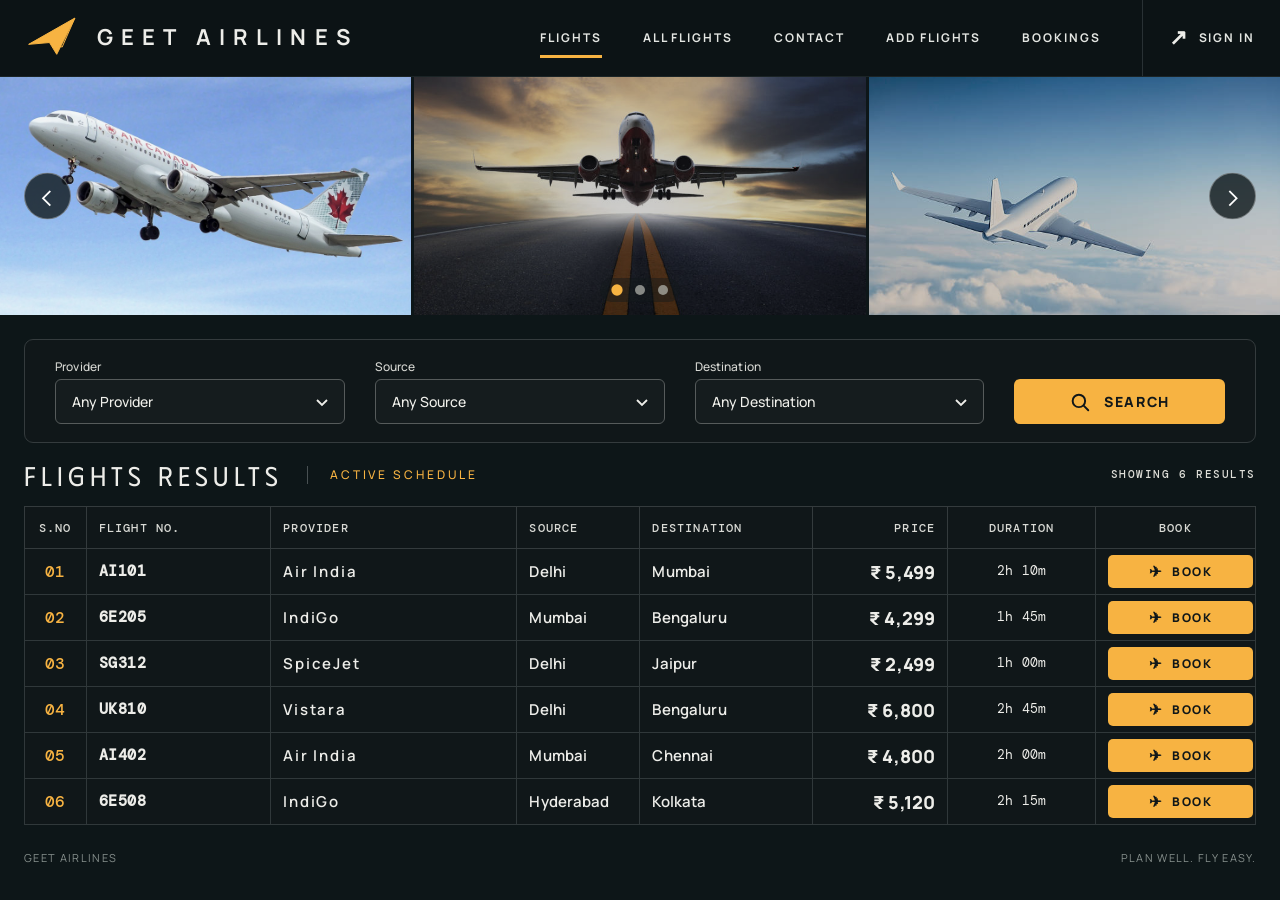
<file: index.html>
<!DOCTYPE html>
<html lang="en">
<head>
    <meta charset="UTF-8">
    <meta name="viewport" content="width=device-width, initial-scale=1">
    <meta name="theme-color" content="#0d1618">
    <title>Flight search | Geet Airlines</title>
    <meta name="description" content="Search flights and reserve your next journey with Geet Airlines.">
    <link rel="stylesheet" href="css/geet.css">
</head>
<body class="departure-page">
<div class="departure-shell">
    <header class="topbar">
        <a class="brand" href="index.html" aria-label="Geet Airlines home">
            <svg class="brand-mark" viewBox="0 0 64 48" aria-hidden="true"><path d="M4 31 55 2 35 42 27 29 4 31Z"/><path d="m27 29 14 5 14-32"/></svg>
            <span>GEET AIRLINES</span>
        </a>
        <nav class="main-nav" aria-label="Main navigation">
            <a class="active" href="index.html">Flights</a>
            <a href="viewflights.html">All flights</a>
            <a href="contact.html">Contact</a>
            <a href="addflights.html">Add flights</a>
            <a href="viewbookings.html">Bookings</a>
            <a class="logout-link" href="login.html"><span aria-hidden="true">↗</span> Sign In</a>
        </nav>
    </header>

    <main>
        <section class="panorama" aria-label="Geet Airlines photo slideshow">
            <div class="photo-track" id="photoTrack">
                <figure class="photo-panel is-active"><img src="images/home_1.jpg" alt="Air Canada aircraft climbing into a blue sky"><figcaption>Across the skies</figcaption></figure>
                <figure class="photo-panel"><img src="images/home_2.jpg" alt="Passenger aircraft lifting off at sunset"><figcaption>Every journey begins</figcaption></figure>
                <figure class="photo-panel"><img src="images/image-3.jpg" alt="Passenger aircraft cruising above the clouds"><figcaption>Find your horizon</figcaption></figure>
            </div>
            <button class="slide-arrow slide-prev" type="button" aria-label="Highlight previous photo">‹</button>
            <button class="slide-arrow slide-next" type="button" aria-label="Highlight next photo">›</button>
            <div class="slide-dots" role="group" aria-label="Choose highlighted photo">
                <button class="is-active" type="button" aria-label="Highlight photo 1" aria-pressed="true"></button>
                <button type="button" aria-label="Highlight photo 2" aria-pressed="false"></button>
                <button type="button" aria-label="Highlight photo 3" aria-pressed="false"></button>
            </div>
        </section>

        <section class="search-board" aria-label="Search flights">
            <form id="searchForm" class="search-form">
                <label class="field"><span>Provider</span>
                    <select id="fprovider" name="fprovider">
                        <option value="">Any Provider</option>
                        <option value="Air India">Air India</option>
                        <option value="IndiGo">IndiGo</option>
                        <option value="SpiceJet">SpiceJet</option>
                        <option value="Vistara">Vistara</option>
                    </select>
                </label>
                <label class="field"><span>Source</span>
                    <select id="fsource" name="fsource">
                        <option value="">Any Source</option>
                        <option value="Delhi">Delhi</option>
                        <option value="Mumbai">Mumbai</option>
                        <option value="Bengaluru">Bengaluru</option>
                        <option value="Chennai">Chennai</option>
                        <option value="Kolkata">Kolkata</option>
                        <option value="Hyderabad">Hyderabad</option>
                        <option value="Pune">Pune</option>
                        <option value="Jaipur">Jaipur</option>
                    </select>
                </label>
                <label class="field"><span>Destination</span>
                    <select id="fdestination" name="fdestination">
                        <option value="">Any Destination</option>
                        <option value="Delhi">Delhi</option>
                        <option value="Mumbai">Mumbai</option>
                        <option value="Bengaluru">Bengaluru</option>
                        <option value="Chennai">Chennai</option>
                        <option value="Kolkata">Kolkata</option>
                        <option value="Hyderabad">Hyderabad</option>
                        <option value="Pune">Pune</option>
                        <option value="Jaipur">Jaipur</option>
                    </select>
                </label>
                <button class="search-button" type="submit">
                    <svg viewBox="0 0 24 24" aria-hidden="true"><circle cx="10.8" cy="10.8" r="6.8"/><path d="m16 16 5 5"/></svg>
                    Search
                </button>
            </form>
        </section>

        <section class="results-section" aria-labelledby="resultsHeading">
            <div class="results-heading">
                <h1 id="resultsHeading">Flights Results</h1>
                <span class="sample-label">Active Schedule</span>
                <span class="results-count">Showing <strong id="flightCount">0</strong> results</span>
            </div>
            <div class="table-scroll">
                <table class="flight-board">
                    <thead>
                        <tr>
                            <th scope="col">S.No</th>
                            <th scope="col">Flight No.</th>
                            <th scope="col">Provider</th>
                            <th scope="col">Source</th>
                            <th scope="col">Destination</th>
                            <th scope="col">Price</th>
                            <th scope="col">Duration</th>
                            <th scope="col">Book</th>
                        </tr>
                    </thead>
                    <tbody id="flightsTableBody">
                    </tbody>
                </table>
            </div>
        </section>
    </main>
    <footer class="site-footer"><span>Geet Airlines</span><span>Plan well. Fly easy.</span></footer>
</div>

<script>
const DEFAULT_FLIGHTS = [
    { id: 1, flightnumber: "AI101", provider: "Air India", source: "Delhi", destination: "Mumbai", duration: "2h 10m", price: 5499 },
    { id: 2, flightnumber: "6E205", provider: "IndiGo", source: "Mumbai", destination: "Bengaluru", duration: "1h 45m", price: 4299 },
    { id: 3, flightnumber: "SG312", provider: "SpiceJet", source: "Delhi", destination: "Jaipur", duration: "1h 00m", price: 2499 },
    { id: 4, flightnumber: "UK810", provider: "Vistara", source: "Delhi", destination: "Bengaluru", duration: "2h 45m", price: 6800 },
    { id: 5, flightnumber: "AI402", provider: "Air India", source: "Mumbai", destination: "Chennai", duration: "2h 00m", price: 4800 },
    { id: 6, flightnumber: "6E508", provider: "IndiGo", source: "Hyderabad", destination: "Kolkata", duration: "2h 15m", price: 5120 }
];

function getFlights() {
    const saved = localStorage.getItem("geet_flights");
    if (!saved) {
        localStorage.setItem("geet_flights", JSON.stringify(DEFAULT_FLIGHTS));
        return DEFAULT_FLIGHTS;
    }
    return JSON.parse(saved);
}

function renderFlights(flights) {
    const tbody = document.getElementById("flightsTableBody");
    const countEl = document.getElementById("flightCount");
    countEl.textContent = flights.length;
    
    if (flights.length === 0) {
        tbody.innerHTML = '<tr><td class="empty-state" colspan="8">No flights match your search criteria. Try different locations.</td></tr>';
        return;
    }
    
    tbody.innerHTML = flights.map((f, i) => `
        <tr>
            <td class="serial">${String(i + 1).padStart(2, '0')}</td>
            <td class="flight-number">${f.flightnumber}</td>
            <td class="provider-cell">${f.provider}</td>
            <td>${f.source}</td>
            <td>${f.destination}</td>
            <td class="price"><span class="rupee">₹</span> ${Number(f.price).toLocaleString('en-IN')}</td>
            <td class="duration">${f.duration}</td>
            <td><a class="book-button" href="book.html?id=${f.id}"><span aria-hidden="true">✈</span> Book</a></td>
        </tr>
    `).join("");
}

document.getElementById("searchForm").addEventListener("submit", function(e) {
    e.preventDefault();
    const provider = document.getElementById("fprovider").value;
    const source = document.getElementById("fsource").value;
    const dest = document.getElementById("fdestination").value;
    
    const all = getFlights();
    const filtered = all.filter(f => {
        if (provider && f.provider !== provider) return false;
        if (source && f.source !== source) return false;
        if (dest && f.destination !== dest) return false;
        return true;
    });
    renderFlights(filtered);
});

// Slideshow
(function () {
    var panels = Array.prototype.slice.call(document.querySelectorAll('.photo-panel'));
    var dots = Array.prototype.slice.call(document.querySelectorAll('.slide-dots button'));
    var active = 0;
    function selectPhoto(index) {
        active = (index + panels.length) % panels.length;
        panels.forEach(function (panel, i) { panel.classList.toggle('is-active', i === active); });
        dots.forEach(function (dot, i) { dot.classList.toggle('is-active', i === active); dot.setAttribute('aria-pressed', i === active ? 'true' : 'false'); });
    }
    document.querySelector('.slide-prev').addEventListener('click', function () { selectPhoto(active - 1); });
    document.querySelector('.slide-next').addEventListener('click', function () { selectPhoto(active + 1); });
    dots.forEach(function (dot, i) { dot.addEventListener('click', function () { selectPhoto(i); }); });
    window.setInterval(function () { selectPhoto(active + 1); }, 6500);
}());

renderFlights(getFlights());
</script>
</body>
</html>
</file>
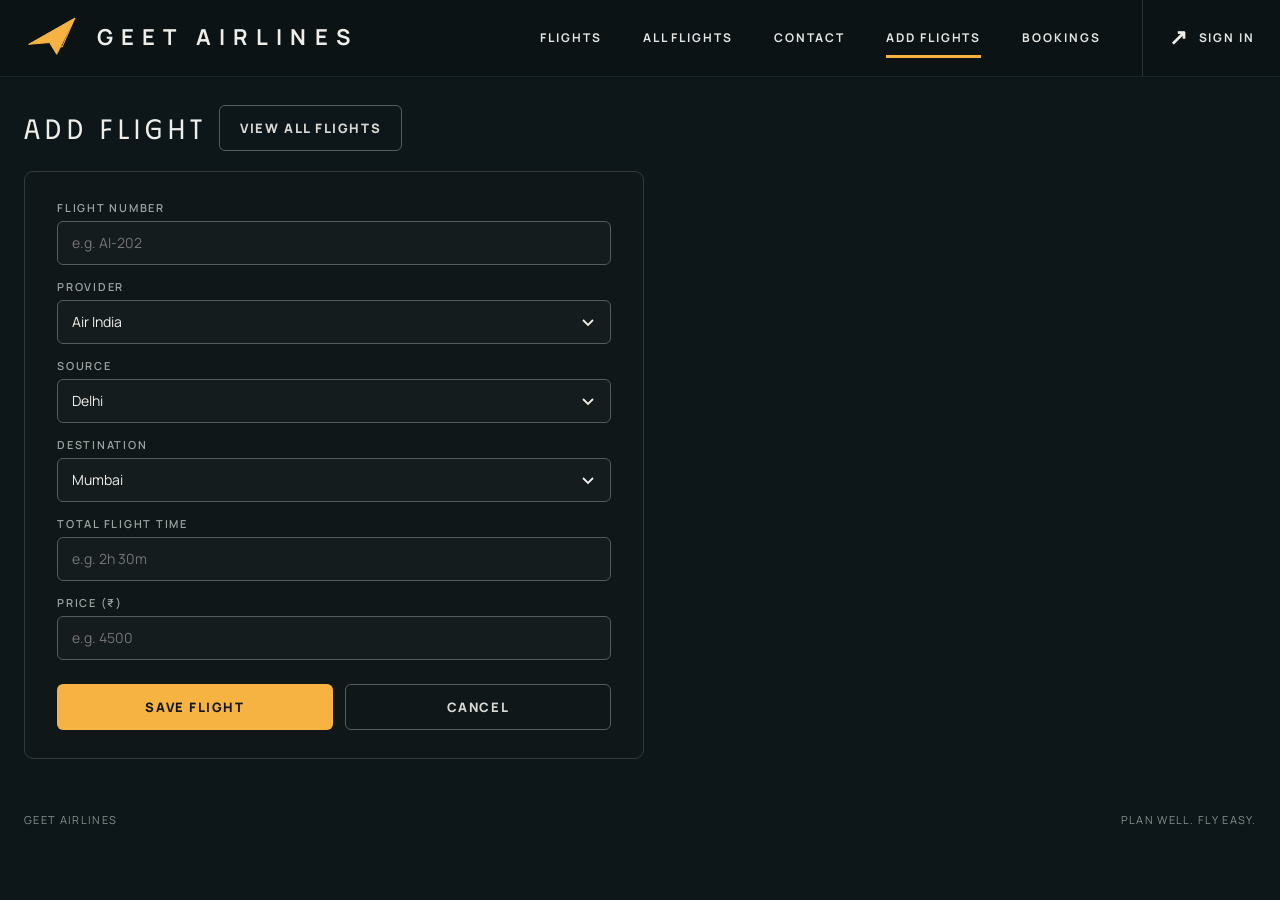
<file: addflights.html>
<!DOCTYPE html>
<html lang="en">
<head>
  <meta charset="UTF-8">
  <meta name="viewport" content="width=device-width, initial-scale=1">
  <meta name="theme-color" content="#0d1618">
  <title>Add Flight | Geet Airlines</title>
  <link rel="stylesheet" href="css/geet.css">
</head>
<body class="departure-page">
<div class="departure-shell">
  <header class="topbar">
    <a class="brand" href="index.html" aria-label="Geet Airlines home">
      <svg class="brand-mark" viewBox="0 0 64 48" aria-hidden="true"><path d="M4 31 55 2 35 42 27 29 4 31Z"/><path d="m27 29 14 5 14-32"/></svg>
      <span>GEET AIRLINES</span>
    </a>
    <nav class="main-nav" aria-label="Main navigation">
      <a href="index.html">Flights</a>
      <a href="viewflights.html">All flights</a>
      <a href="contact.html">Contact</a>
      <a class="active" href="addflights.html">Add flights</a>
      <a href="viewbookings.html">Bookings</a>
      <a class="logout-link" href="login.html"><span aria-hidden="true">↗</span> Sign In</a>
    </nav>
  </header>
  <main class="inner-main">
    <div class="page-actions">
      <h1 class="page-title" style="margin:0">Add Flight</h1>
      <a class="geet-btn secondary" href="viewflights.html" style="width:auto;padding:0 20px">View All Flights</a>
    </div>
    <div id="afNotice" class="page-notice success" style="display:none">Flight added successfully!</div>
    <form class="form-card" id="addFlightForm">
      <div class="form-row">
        <div class="form-field">
          <label for="fnumber">Flight number</label>
          <input type="text" id="fnumber" required placeholder="e.g. AI-202">
        </div>
        <div class="form-field">
          <label for="fprovider">Provider</label>
          <select id="fprovider">
            <option value="Air India">Air India</option>
            <option value="IndiGo">IndiGo</option>
            <option value="SpiceJet">SpiceJet</option>
            <option value="Vistara">Vistara</option>
          </select>
        </div>
        <div class="form-field">
          <label for="fsource">Source</label>
          <select id="fsource">
            <option value="Delhi">Delhi</option>
            <option value="Mumbai">Mumbai</option>
            <option value="Bengaluru">Bengaluru</option>
            <option value="Chennai">Chennai</option>
            <option value="Kolkata">Kolkata</option>
            <option value="Hyderabad">Hyderabad</option>
            <option value="Pune">Pune</option>
            <option value="Jaipur">Jaipur</option>
          </select>
        </div>
        <div class="form-field">
          <label for="fdest">Destination</label>
          <select id="fdest">
            <option value="Mumbai">Mumbai</option>
            <option value="Delhi">Delhi</option>
            <option value="Bengaluru">Bengaluru</option>
            <option value="Chennai">Chennai</option>
            <option value="Kolkata">Kolkata</option>
            <option value="Hyderabad">Hyderabad</option>
            <option value="Pune">Pune</option>
            <option value="Jaipur">Jaipur</option>
          </select>
        </div>
        <div class="form-field">
          <label for="fduration">Total flight time</label>
          <input type="text" id="fduration" required placeholder="e.g. 2h 30m">
        </div>
        <div class="form-field">
          <label for="price">Price (₹)</label>
          <input type="number" id="price" required min="0" step="1" placeholder="e.g. 4500">
        </div>
      </div>
      <div class="form-submit-row">
        <button class="geet-btn" type="submit">Save Flight</button>
        <a class="geet-btn secondary" href="viewflights.html">Cancel</a>
      </div>
    </form>
  </main>
  <footer class="site-footer"><span>Geet Airlines</span><span>Plan well. Fly easy.</span></footer>
</div>

<script>
const DEFAULT_FLIGHTS = [
    { id: 1, flightnumber: "AI101", provider: "Air India", source: "Delhi", destination: "Mumbai", duration: "2h 10m", price: 5499 },
    { id: 2, flightnumber: "6E205", provider: "IndiGo", source: "Mumbai", destination: "Bengaluru", duration: "1h 45m", price: 4299 },
    { id: 3, flightnumber: "SG312", provider: "SpiceJet", source: "Delhi", destination: "Jaipur", duration: "1h 00m", price: 2499 },
    { id: 4, flightnumber: "UK810", provider: "Vistara", source: "Delhi", destination: "Bengaluru", duration: "2h 45m", price: 6800 },
    { id: 5, flightnumber: "AI402", provider: "Air India", source: "Mumbai", destination: "Chennai", duration: "2h 00m", price: 4800 },
    { id: 6, flightnumber: "6E508", provider: "IndiGo", source: "Hyderabad", destination: "Kolkata", duration: "2h 15m", price: 5120 }
];

document.getElementById("addFlightForm").addEventListener("submit", function(e) {
  e.preventDefault();
  const saved = localStorage.getItem("geet_flights");
  const flights = saved ? JSON.parse(saved) : DEFAULT_FLIGHTS;
  
  const newFlight = {
    id: Date.now(),
    flightnumber: document.getElementById("fnumber").value,
    provider: document.getElementById("fprovider").value,
    source: document.getElementById("fsource").value,
    destination: document.getElementById("fdest").value,
    duration: document.getElementById("fduration").value,
    price: Number(document.getElementById("price").value)
  };
  
  flights.push(newFlight);
  localStorage.setItem("geet_flights", JSON.stringify(flights));
  
  document.getElementById("afNotice").style.display = "block";
  document.getElementById("addFlightForm").reset();
  setTimeout(() => { window.location.href = "viewflights.html"; }, 1000);
});
</script>
</body>
</html>
</file>
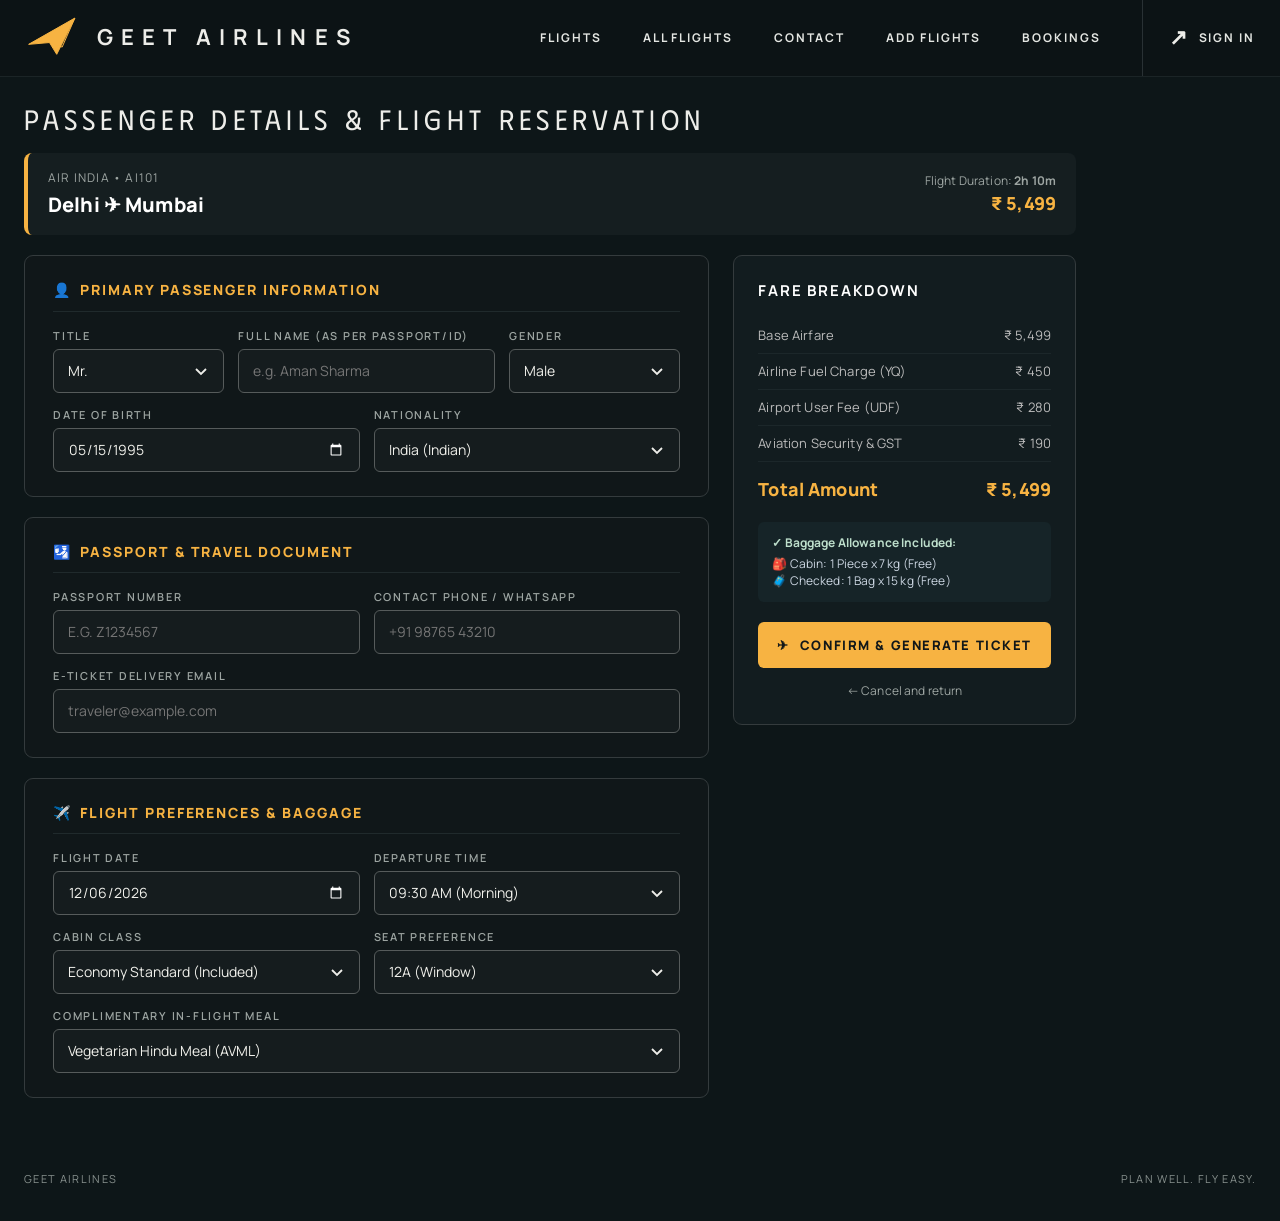
<file: book.html>
<!DOCTYPE html>
<html lang="en">
<head>
  <meta charset="UTF-8">
  <meta name="viewport" content="width=device-width, initial-scale=1">
  <meta name="theme-color" content="#0d1618">
  <title>Passenger Details & Booking | Geet Airlines</title>
  <link rel="stylesheet" href="css/geet.css">
  <style>
    .booking-grid { display: grid; grid-template-columns: 2fr 1fr; gap: 24px; align-items: start; }
    .section-card { border: 1px solid #343b3d; border-radius: 9px; background: #101719; padding: 24px 28px; margin-bottom: 20px; }
    .section-title { font-size: 14px; font-weight: 800; letter-spacing: 0.14em; text-transform: uppercase; color: var(--amber); margin-bottom: 16px; display: flex; align-items: center; gap: 8px; border-bottom: 1px solid #202a2c; padding-bottom: 10px; }
    .form-row-2 { display: grid; grid-template-columns: 1fr 1fr; gap: 14px; }
    .form-row-3 { display: grid; grid-template-columns: 1fr 1.5fr 1fr; gap: 14px; }
    .fare-card { border: 1px solid #343b3d; border-radius: 9px; background: #121c1f; padding: 24px; position: sticky; top: 20px; }
    .fare-row { display: flex; justify-content: space-between; padding: 8px 0; font-size: 13px; color: #bbb; border-bottom: 1px solid #1c272a; }
    .fare-total { display: flex; justify-content: space-between; padding: 14px 0 0; font-size: 18px; font-weight: 800; color: var(--amber); }
    .flight-pill { background: #151e20; border-radius: 8px; padding: 16px 20px; display: flex; justify-content: space-between; align-items: center; margin-bottom: 20px; border-left: 4px solid var(--amber); }
    @media(max-width: 900px) { .booking-grid { grid-template-columns: 1fr; } .form-row-2, .form-row-3 { grid-template-columns: 1fr; } }
  </style>
</head>
<body class="departure-page">
<div class="departure-shell">
  <header class="topbar">
    <a class="brand" href="index.html" aria-label="Geet Airlines home">
      <svg class="brand-mark" viewBox="0 0 64 48" aria-hidden="true"><path d="M4 31 55 2 35 42 27 29 4 31Z"/><path d="m27 29 14 5 14-32"/></svg>
      <span>GEET AIRLINES</span>
    </a>
    <nav class="main-nav" aria-label="Main navigation">
      <a href="index.html">Flights</a>
      <a href="viewflights.html">All flights</a>
      <a href="contact.html">Contact</a>
      <a href="addflights.html">Add flights</a>
      <a href="viewbookings.html">Bookings</a>
      <a class="logout-link" href="login.html"><span aria-hidden="true">↗</span> Sign In</a>
    </nav>
  </header>
  <main class="inner-main" style="max-width:1100px">
    <h1 class="page-title">Passenger Details & Flight Reservation</h1>

    <div class="flight-pill">
      <div>
        <div id="flProviderFlight" style="font-size:12px;color:var(--muted);text-transform:uppercase;letter-spacing:0.1em">Air India • AI101</div>
        <div id="flRoute" style="font-size:20px;font-weight:800;color:#fff;margin-top:4px">Delhi ✈ Mumbai</div>
      </div>
      <div style="text-align:right">
        <div style="font-size:12px;color:var(--muted)">Flight Duration: <strong id="flDuration">2h 10m</strong></div>
        <div id="flPrice" style="font-size:18px;font-weight:800;color:var(--amber)">₹ 5,499</div>
      </div>
    </div>

    <form id="bookingform">
      <div class="booking-grid">
        <div>
          <!-- Section 1: Passenger Information -->
          <div class="section-card">
            <div class="section-title"><span>👤</span> Primary Passenger Information</div>
            <div class="form-row-3" style="margin-bottom:14px">
              <div class="form-field">
                <label for="title">Title</label>
                <select id="title" name="title">
                  <option value="Mr.">Mr.</option>
                  <option value="Ms.">Ms.</option>
                  <option value="Mrs.">Mrs.</option>
                  <option value="Dr.">Dr.</option>
                </select>
              </div>
              <div class="form-field">
                <label for="passenger_name">Full Name (as per Passport/ID)</label>
                <input type="text" id="passenger_name" name="passenger_name" required placeholder="e.g. Aman Sharma">
              </div>
              <div class="form-field">
                <label for="gender">Gender</label>
                <select id="gender" name="gender">
                  <option value="M">Male</option>
                  <option value="F">Female</option>
                  <option value="O">Other</option>
                </select>
              </div>
            </div>

            <div class="form-row-2">
              <div class="form-field">
                <label for="dob">Date of Birth</label>
                <input type="date" id="dob" name="dob" required value="1995-05-15">
              </div>
              <div class="form-field">
                <label for="nationality">Nationality</label>
                <select id="nationality" name="nationality">
                  <option value="Indian">India (Indian)</option>
                  <option value="American">United States (American)</option>
                  <option value="British">United Kingdom (British)</option>
                  <option value="Canadian">Canada (Canadian)</option>
                  <option value="Emirati">United Arab Emirates</option>
                  <option value="Australian">Australia</option>
                  <option value="Singaporean">Singapore</option>
                  <option value="German">Germany</option>
                </select>
              </div>
            </div>
          </div>

          <!-- Section 2: Passport Details -->
          <div class="section-card">
            <div class="section-title"><span>🛂</span> Passport & Travel Document</div>
            <div class="form-row-2">
              <div class="form-field">
                <label for="passport_no">Passport Number</label>
                <input type="text" id="passport_no" name="passport_no" required placeholder="e.g. Z1234567" style="text-transform:uppercase">
              </div>
              <div class="form-field">
                <label for="contact_phone">Contact Phone / WhatsApp</label>
                <input type="text" id="contact_phone" name="contact_phone" required placeholder="+91 98765 43210">
              </div>
            </div>
            <div class="form-field" style="margin-top:14px">
              <label for="contact_email">E-Ticket Delivery Email</label>
              <input type="email" id="contact_email" name="contact_email" required placeholder="traveler@example.com">
            </div>
          </div>

          <!-- Section 3: Seat, Meal & Travel Schedule -->
          <div class="section-card">
            <div class="section-title"><span>✈️</span> Flight Preferences & Baggage</div>
            <div class="form-row-2" style="margin-bottom:14px">
              <div class="form-field">
                <label for="fdate">Flight Date</label>
                <input type="date" id="fdate" name="fdate" required>
              </div>
              <div class="form-field">
                <label for="ftime">Departure Time</label>
                <select id="ftime" name="ftime">
                  <option value="06:00">06:00 AM (Early Morning)</option>
                  <option value="09:30" selected>09:30 AM (Morning)</option>
                  <option value="14:15">02:15 PM (Afternoon)</option>
                  <option value="18:45">06:45 PM (Evening)</option>
                  <option value="21:30">09:30 PM (Night)</option>
                </select>
              </div>
            </div>

            <div class="form-row-2" style="margin-bottom:14px">
              <div class="form-field">
                <label for="cabin_class">Cabin Class</label>
                <select id="cabin_class" name="cabin_class">
                  <option value="Economy Standard">Economy Standard (Included)</option>
                  <option value="Premium Economy">Premium Economy (+ ₹1,200)</option>
                  <option value="Business Class">Business Class (+ ₹3,500)</option>
                </select>
              </div>
              <div class="form-field">
                <label for="seat">Seat Preference</label>
                <select id="seat" name="seat">
                  <option value="12A">12A (Window)</option>
                  <option value="12B">12B (Middle)</option>
                  <option value="12C">12C (Aisle)</option>
                  <option value="14A">14A (Window - Front)</option>
                  <option value="14C">14C (Aisle - Front)</option>
                  <option value="16F">16F (Window)</option>
                  <option value="21D">21D (Aisle)</option>
                </select>
              </div>
            </div>

            <div class="form-field">
              <label for="meal">Complimentary In-Flight Meal</label>
              <select id="meal" name="meal">
                <option value="Vegetarian Hindu Meal (AVML)">Vegetarian Hindu Meal (AVML)</option>
                <option value="Non-Vegetarian Meal">Non-Vegetarian Meal</option>
                <option value="Jain Vegetarian Meal">Jain Vegetarian Meal</option>
                <option value="Diabetic Meal">Diabetic Meal</option>
                <option value="Fruit Platter">Fruit Platter</option>
              </select>
            </div>
          </div>
        </div>

        <!-- Sidebar: Fare Summary & Baggage -->
        <div>
          <div class="fare-card">
            <h3 style="margin:0 0 16px;font-size:15px;text-transform:uppercase;letter-spacing:0.12em;color:#fff">Fare Breakdown</h3>
            <div class="fare-row"><span>Base Airfare</span><span id="fareBase">₹ 5,499</span></div>
            <div class="fare-row"><span>Airline Fuel Charge (YQ)</span><span>₹ 450</span></div>
            <div class="fare-row"><span>Airport User Fee (UDF)</span><span>₹ 280</span></div>
            <div class="fare-row"><span>Aviation Security & GST</span><span>₹ 190</span></div>
            <div class="fare-total">
              <span>Total Amount</span>
              <span id="fareTotal">₹ 5,499</span>
            </div>

            <div style="background:#162428;border-radius:6px;padding:12px 14px;margin:20px 0;font-size:12px;color:#cbd5e1">
              <div style="font-weight:700;color:var(--green);margin-bottom:4px">✓ Baggage Allowance Included:</div>
              <div>🎒 Cabin: 1 Piece x 7 kg (Free)</div>
              <div>🧳 Checked: 1 Bag x 15 kg (Free)</div>
            </div>

            <button class="geet-btn" type="submit" style="width:100%">
              <span aria-hidden="true">✈</span> Confirm & Generate Ticket
            </button>
            <div style="text-align:center;margin-top:12px">
              <a href="index.html" style="font-size:12px;color:var(--muted)">← Cancel and return</a>
            </div>
          </div>
        </div>
      </div>
    </form>
  </main>
  <footer class="site-footer"><span>Geet Airlines</span><span>Plan well. Fly easy.</span></footer>
</div>

<script>
const DEFAULT_FLIGHTS = [
    { id: 1, flightnumber: "AI101", provider: "Air India", source: "Delhi", destination: "Mumbai", duration: "2h 10m", price: 5499 },
    { id: 2, flightnumber: "6E205", provider: "IndiGo", source: "Mumbai", destination: "Bengaluru", duration: "1h 45m", price: 4299 },
    { id: 3, flightnumber: "SG312", provider: "SpiceJet", source: "Delhi", destination: "Jaipur", duration: "1h 00m", price: 2499 },
    { id: 4, flightnumber: "UK810", provider: "Vistara", source: "Delhi", destination: "Bengaluru", duration: "2h 45m", price: 6800 },
    { id: 5, flightnumber: "AI402", provider: "Air India", source: "Mumbai", destination: "Chennai", duration: "2h 00m", price: 4800 },
    { id: 6, flightnumber: "6E508", provider: "IndiGo", source: "Hyderabad", destination: "Kolkata", duration: "2h 15m", price: 5120 }
];

const params = new URLSearchParams(window.location.search);
const id = parseInt(params.get("id")) || 1;
const saved = localStorage.getItem("geet_flights");
const flights = saved ? JSON.parse(saved) : DEFAULT_FLIGHTS;
const current = flights.find(f => f.id === id) || flights[0];

document.getElementById("flProviderFlight").textContent = current.provider + " • " + current.flightnumber;
document.getElementById("flRoute").textContent = current.source + " ✈ " + current.destination;
document.getElementById("flDuration").textContent = current.duration;
document.getElementById("flPrice").textContent = "₹ " + Number(current.price).toLocaleString("en-IN");
document.getElementById("fareBase").textContent = "₹ " + Number(current.price).toLocaleString("en-IN");
document.getElementById("fareTotal").textContent = "₹ " + Number(current.price).toLocaleString("en-IN");

const dateInput = document.getElementById("fdate");
const today = new Date();
today.setDate(today.getDate() + 2);
dateInput.min = new Date().toISOString().split("T")[0];
dateInput.value = today.toISOString().split("T")[0];

// Pre-fill user if logged in
const user = JSON.parse(localStorage.getItem("geet_user") || "{}");
if (user.name) document.getElementById("passenger_name").value = user.name;
if (user.email) document.getElementById("contact_email").value = user.email;

document.getElementById("bookingform").addEventListener("submit", function(e) {
  e.preventDefault();
  const title = document.getElementById("title").value;
  const pName = document.getElementById("passenger_name").value;
  const passport = document.getElementById("passport_no").value.toUpperCase();
  const nationality = document.getElementById("nationality").value;
  const seat = document.getElementById("seat").value;
  const cabin = document.getElementById("cabin_class").value;
  const meal = document.getElementById("meal").value;
  const phone = document.getElementById("contact_phone").value;
  const email = document.getElementById("contact_email").value;

  const booking = {
    id: Date.now(),
    flightnumber: current.flightnumber,
    provider: current.provider,
    source: current.source,
    destination: current.destination,
    duration: current.duration,
    price: current.price,
    date: dateInput.value,
    time: document.getElementById("ftime").value,
    customerName: title + " " + pName,
    passportNo: passport,
    nationality: nationality,
    seat: seat,
    cabinClass: cabin,
    meal: meal,
    customerPhone: phone,
    customerEmail: email
  };
  
  const bookings = JSON.parse(localStorage.getItem("geet_bookings") || "[]");
  bookings.push(booking);
  localStorage.setItem("geet_bookings", JSON.stringify(bookings));
  
  window.location.href = `summary.html?bid=${booking.id}`;
});
</script>
</body>
</html>
</file>
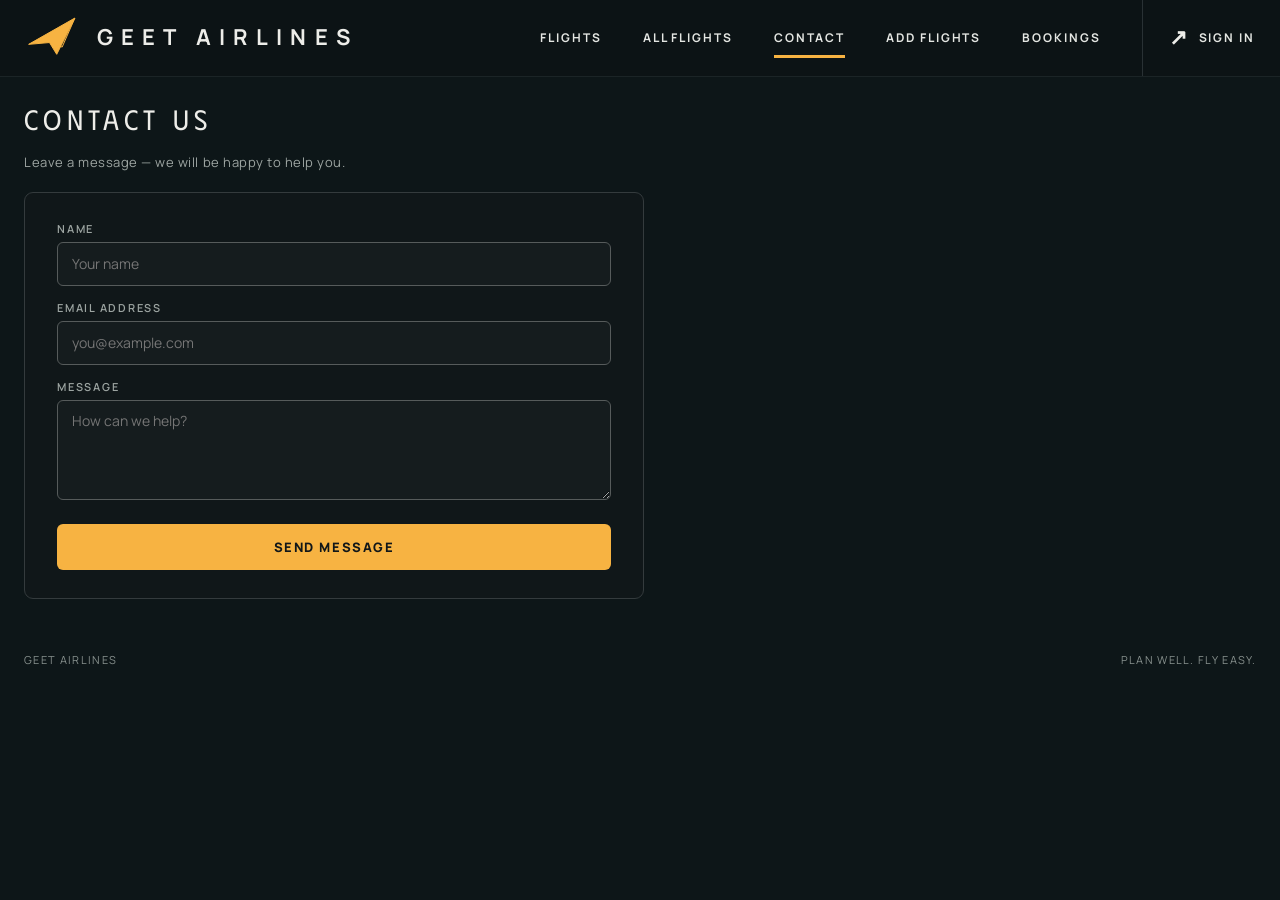
<file: contact.html>
<!DOCTYPE html>
<html lang="en">
<head>
  <meta charset="UTF-8">
  <meta name="viewport" content="width=device-width, initial-scale=1">
  <meta name="theme-color" content="#0d1618">
  <title>Contact Us | Geet Airlines</title>
  <link rel="stylesheet" href="css/geet.css">
</head>
<body class="departure-page">
<div class="departure-shell">
  <header class="topbar">
    <a class="brand" href="index.html" aria-label="Geet Airlines home">
      <svg class="brand-mark" viewBox="0 0 64 48" aria-hidden="true"><path d="M4 31 55 2 35 42 27 29 4 31Z"/><path d="m27 29 14 5 14-32"/></svg>
      <span>GEET AIRLINES</span>
    </a>
    <nav class="main-nav" aria-label="Main navigation">
      <a href="index.html">Flights</a>
      <a href="viewflights.html">All flights</a>
      <a class="active" href="contact.html">Contact</a>
      <a href="addflights.html">Add flights</a>
      <a href="viewbookings.html">Bookings</a>
      <a class="logout-link" href="login.html"><span aria-hidden="true">↗</span> Sign In</a>
    </nav>
  </header>
  <main class="inner-main">
    <h1 class="page-title">Contact Us</h1>
    <div id="cNotice" class="page-notice success" style="display:none">Thank you for reaching out. We will respond shortly!</div>
    <div class="contact-wrap">
      <p style="color:var(--muted);margin:0 0 20px;font-size:13px;letter-spacing:.04em">Leave a message — we will be happy to help you.</p>
      <form class="form-card" id="contactForm">
        <div class="form-row">
          <div class="form-field">
            <label for="cname">Name</label>
            <input type="text" id="cname" required placeholder="Your name">
          </div>
          <div class="form-field">
            <label for="cemail">Email address</label>
            <input type="email" id="cemail" required placeholder="you@example.com">
          </div>
          <div class="form-field">
            <label for="cmsg">Message</label>
            <textarea id="cmsg" rows="5" required placeholder="How can we help?"></textarea>
          </div>
        </div>
        <div class="form-submit-row">
          <button class="geet-btn" type="submit">Send Message</button>
        </div>
      </form>
    </div>
  </main>
  <footer class="site-footer"><span>Geet Airlines</span><span>Plan well. Fly easy.</span></footer>
</div>

<script>
document.getElementById("contactForm").addEventListener("submit", function(e) {
  e.preventDefault();
  document.getElementById("cNotice").style.display = "block";
  document.getElementById("contactForm").reset();
});
</script>
</body>
</html>
</file>
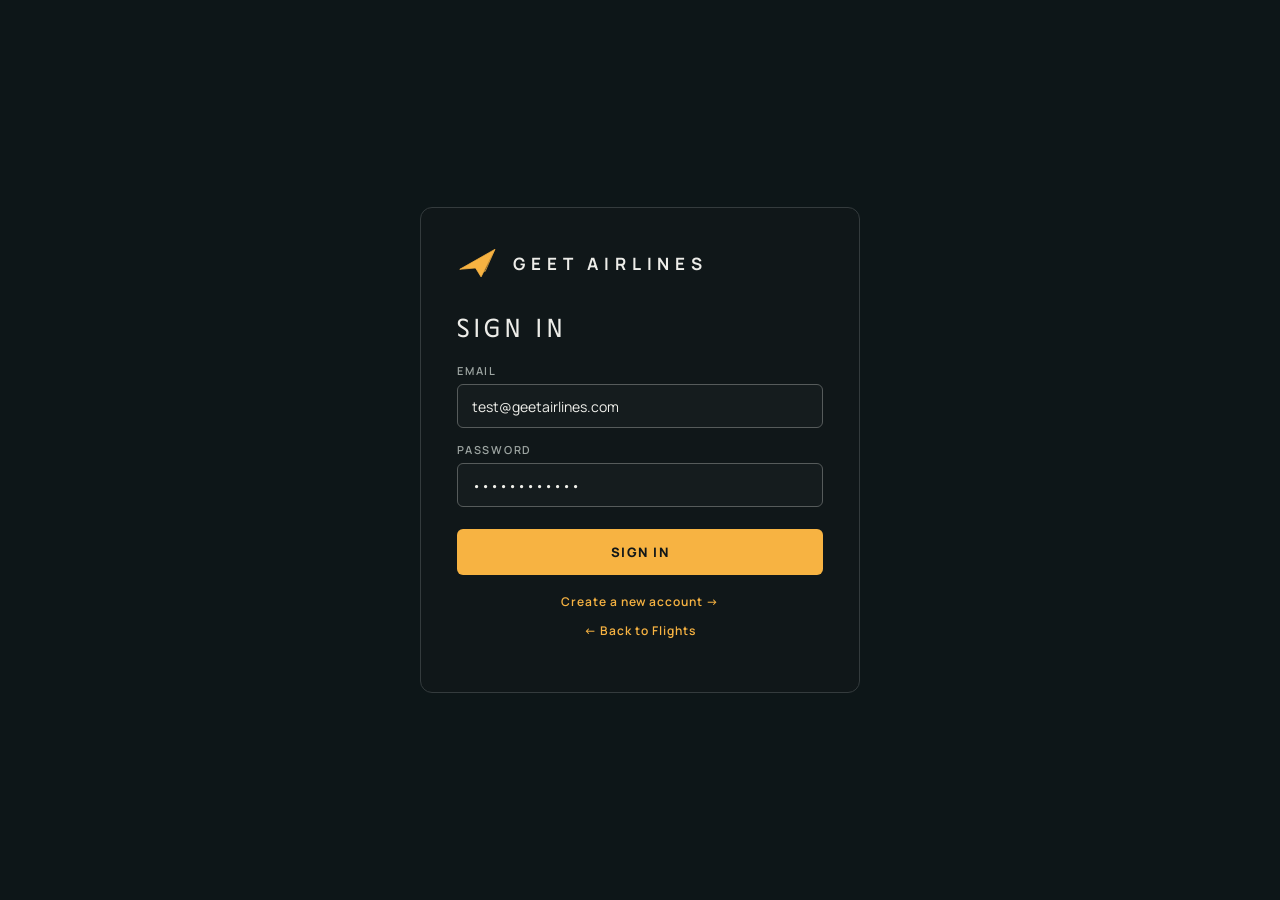
<file: login.html>
<!DOCTYPE html>
<html lang="en">
<head>
  <meta charset="UTF-8">
  <meta name="viewport" content="width=device-width, initial-scale=1">
  <meta name="theme-color" content="#0d1618">
  <title>Sign In | Geet Airlines</title>
  <link rel="stylesheet" href="css/geet.css">
</head>
<body>
<div class="auth-shell">
  <div class="auth-card">
    <a class="auth-brand" href="index.html" aria-label="Geet Airlines home">
      <svg viewBox="0 0 64 48" aria-hidden="true"><path d="M4 31 55 2 35 42 27 29 4 31Z"/><path d="m27 29 14 5 14-32"/></svg>
      <span>GEET AIRLINES</span>
    </a>
    <h1 class="auth-title">Sign In</h1>
    <div id="authNotice" class="auth-notice" style="display:none"></div>
    <form id="loginForm">
      <div class="form-row">
        <div class="form-field">
          <label for="email">Email</label>
          <input type="email" id="email" name="email" required placeholder="you@example.com" value="test@geetairlines.com">
        </div>
        <div class="form-field">
          <label for="password">Password</label>
          <input type="password" id="password" name="password" required placeholder="••••••••" value="Password123!">
        </div>
      </div>
      <button class="geet-btn" type="submit">Sign In</button>
    </form>
    <p class="auth-link"><a href="register.html">Create a new account →</a></p>
    <p class="auth-link" style="margin-top:10px"><a href="index.html">← Back to Flights</a></p>
  </div>
</div>

<script>
document.getElementById("loginForm").addEventListener("submit", function(e) {
  e.preventDefault();
  const email = document.getElementById("email").value;
  localStorage.setItem("geet_user", JSON.stringify({ email: email, name: email.split("@")[0] }));
  window.location.href = "index.html";
});
</script>
</body>
</html>
</file>
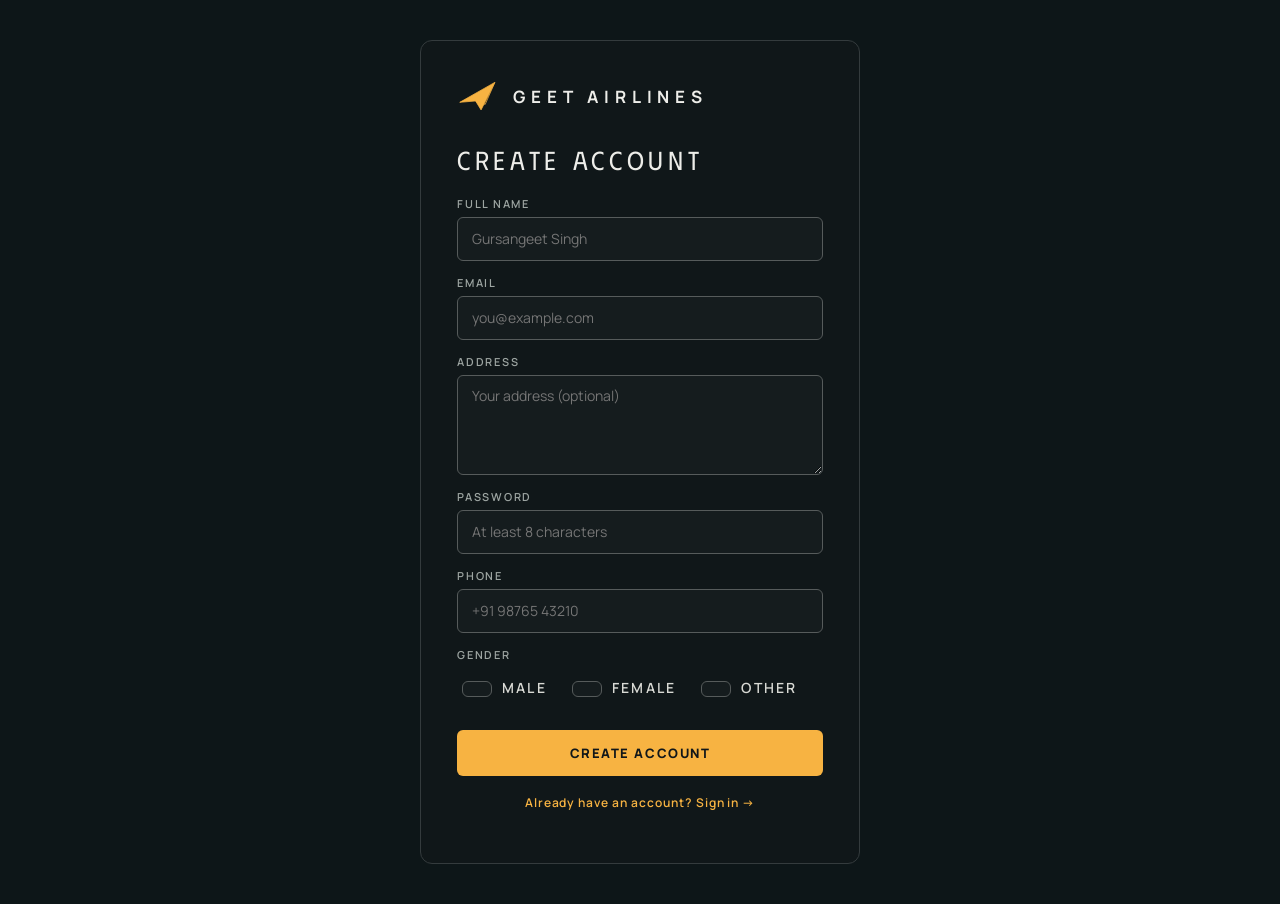
<file: register.html>
<!DOCTYPE html>
<html lang="en">
<head>
  <meta charset="UTF-8">
  <meta name="viewport" content="width=device-width, initial-scale=1">
  <meta name="theme-color" content="#0d1618">
  <title>Register | Geet Airlines</title>
  <link rel="stylesheet" href="css/geet.css">
</head>
<body>
<div class="auth-shell">
  <div class="auth-card">
    <a class="auth-brand" href="index.html" aria-label="Geet Airlines home">
      <svg viewBox="0 0 64 48" aria-hidden="true"><path d="M4 31 55 2 35 42 27 29 4 31Z"/><path d="m27 29 14 5 14-32"/></svg>
      <span>GEET AIRLINES</span>
    </a>
    <h1 class="auth-title">Create Account</h1>
    <form id="regForm">
      <div class="form-row">
        <div class="form-field">
          <label for="firstname">Full name</label>
          <input type="text" id="firstname" name="firstname" required placeholder="Gursangeet Singh">
        </div>
        <div class="form-field">
          <label for="email">Email</label>
          <input type="email" id="email" name="email" required placeholder="you@example.com">
        </div>
        <div class="form-field">
          <label for="address">Address</label>
          <textarea id="address" name="address" placeholder="Your address (optional)"></textarea>
        </div>
        <div class="form-field">
          <label for="password">Password</label>
          <input type="password" id="password" name="password" required minlength="8" placeholder="At least 8 characters">
        </div>
        <div class="form-field">
          <label for="phone">Phone</label>
          <input type="text" id="phone" name="phone" required placeholder="+91 98765 43210">
        </div>
        <div class="form-field">
          <label>Gender</label>
          <div class="radio-group">
            <label><input type="radio" name="gender" value="M" checked> Male</label>
            <label><input type="radio" name="gender" value="F"> Female</label>
            <label><input type="radio" name="gender" value="O"> Other</label>
          </div>
        </div>
      </div>
      <button class="geet-btn" type="submit">Create Account</button>
    </form>
    <p class="auth-link"><a href="login.html">Already have an account? Sign in →</a></p>
  </div>
</div>

<script>
document.getElementById("regForm").addEventListener("submit", function(e) {
  e.preventDefault();
  const name = document.getElementById("firstname").value;
  const email = document.getElementById("email").value;
  localStorage.setItem("geet_user", JSON.stringify({ email: email, name: name }));
  alert("Account created successfully!");
  window.location.href = "index.html";
});
</script>
</body>
</html>
</file>
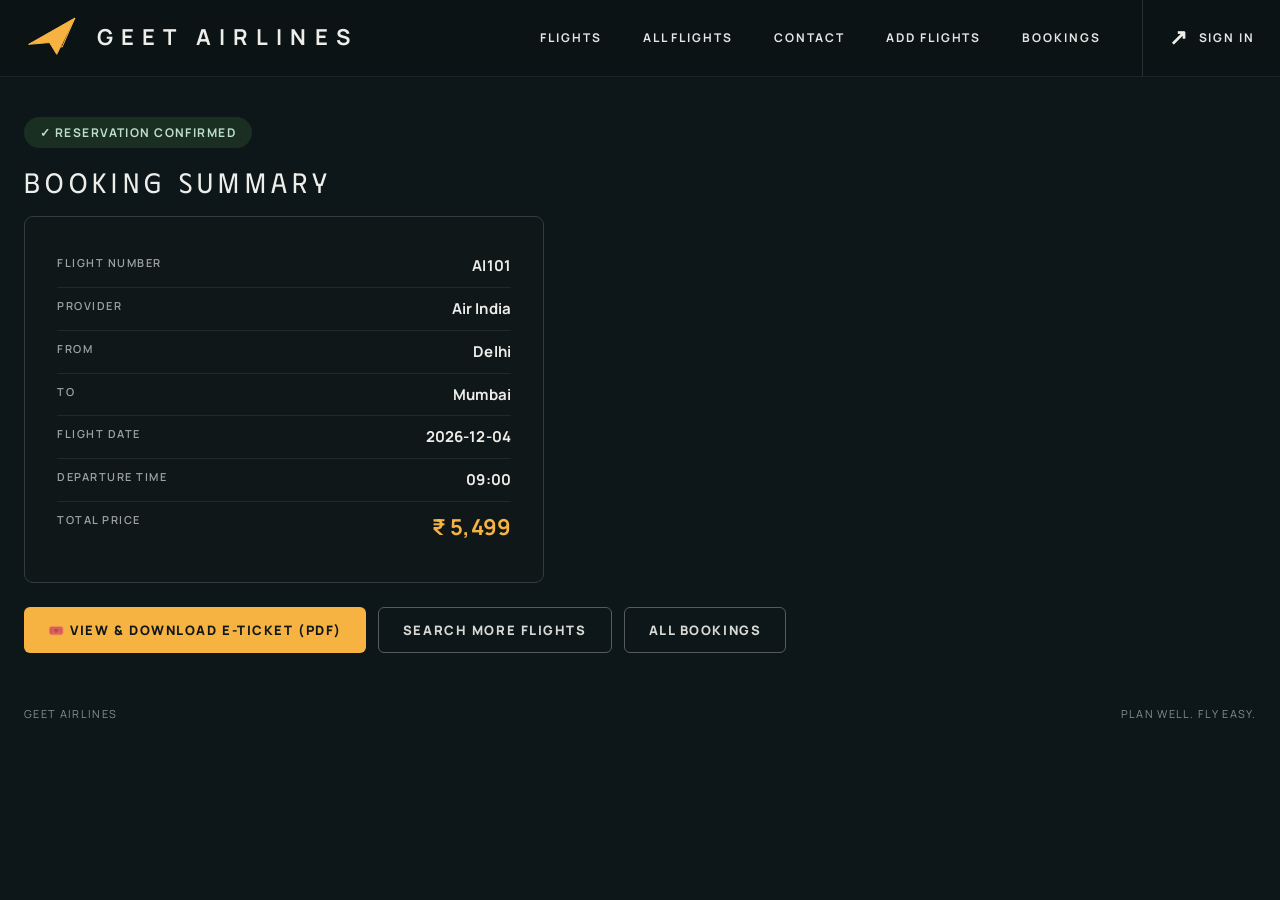
<file: summary.html>
<!DOCTYPE html>
<html lang="en">
<head>
  <meta charset="UTF-8">
  <meta name="viewport" content="width=device-width, initial-scale=1">
  <meta name="theme-color" content="#0d1618">
  <title>Reservation Summary | Geet Airlines</title>
  <link rel="stylesheet" href="css/geet.css">
</head>
<body class="departure-page">
<div class="departure-shell">
  <header class="topbar">
    <a class="brand" href="index.html" aria-label="Geet Airlines home">
      <svg class="brand-mark" viewBox="0 0 64 48" aria-hidden="true"><path d="M4 31 55 2 35 42 27 29 4 31Z"/><path d="m27 29 14 5 14-32"/></svg>
      <span>GEET AIRLINES</span>
    </a>
    <nav class="main-nav" aria-label="Main navigation">
      <a href="index.html">Flights</a>
      <a href="viewflights.html">All flights</a>
      <a href="contact.html">Contact</a>
      <a href="addflights.html">Add flights</a>
      <a href="viewbookings.html">Bookings</a>
      <a class="logout-link" href="login.html"><span aria-hidden="true">↗</span> Sign In</a>
    </nav>
  </header>
  <main class="inner-main">
    <p class="confirmed-badge">✓ Reservation confirmed</p>
    <h1 class="page-title">Booking Summary</h1>
    <div class="detail-card">
      <div class="detail-row"><span class="detail-label">Flight Number</span><span id="sFlightNo" class="detail-value col-mono">-</span></div>
      <div class="detail-row"><span class="detail-label">Provider</span><span id="sProvider" class="detail-value">-</span></div>
      <div class="detail-row"><span class="detail-label">From</span><span id="sSource" class="detail-value">-</span></div>
      <div class="detail-row"><span class="detail-label">To</span><span id="sDestination" class="detail-value">-</span></div>
      <div class="detail-row"><span class="detail-label">Flight Date</span><span id="sDate" class="detail-value">-</span></div>
      <div class="detail-row"><span class="detail-label">Departure Time</span><span id="sTime" class="detail-value">-</span></div>
      <div class="detail-row"><span class="detail-label">Total Price</span><span id="sPrice" class="detail-value price-big">-</span></div>
    </div>
    <div style="margin-top:24px;display:flex;gap:12px;flex-wrap:wrap">
      <a class="geet-btn" id="ticketBtn" href="ticket.html" style="display:inline-flex;width:auto;padding:0 24px">🎟️ View & Download E-Ticket (PDF)</a>
      <a class="geet-btn secondary" href="index.html" style="display:inline-flex;width:auto;padding:0 24px">Search More Flights</a>
      <a class="geet-btn secondary" href="viewbookings.html" style="display:inline-flex;width:auto;padding:0 24px">All Bookings</a>
    </div>
  </main>
  <footer class="site-footer"><span>Geet Airlines</span><span>Plan well. Fly easy.</span></footer>
</div>

<script>
const params = new URLSearchParams(window.location.search);
const bid = parseInt(params.get("bid"));
const bookings = JSON.parse(localStorage.getItem("geet_bookings") || "[]");
const current = bookings.find(b => b.id === bid) || bookings[bookings.length - 1] || {
  flightnumber: "AI101",
  provider: "Air India",
  source: "Delhi",
  destination: "Mumbai",
  date: new Date().toISOString().split("T")[0],
  time: "09:00",
  price: 5499
};

document.getElementById("sFlightNo").textContent = current.flightnumber;
document.getElementById("sProvider").textContent = current.provider;
document.getElementById("sSource").textContent = current.source;
document.getElementById("sDestination").textContent = current.destination;
document.getElementById("sDate").textContent = current.date;
document.getElementById("sTime").textContent = current.time;
document.getElementById("sPrice").textContent = "₹ " + Number(current.price).toLocaleString("en-IN");
document.getElementById("ticketBtn").href = "ticket.html?bid=" + (current.id || bid);
</script>
</body>
</html>
</file>
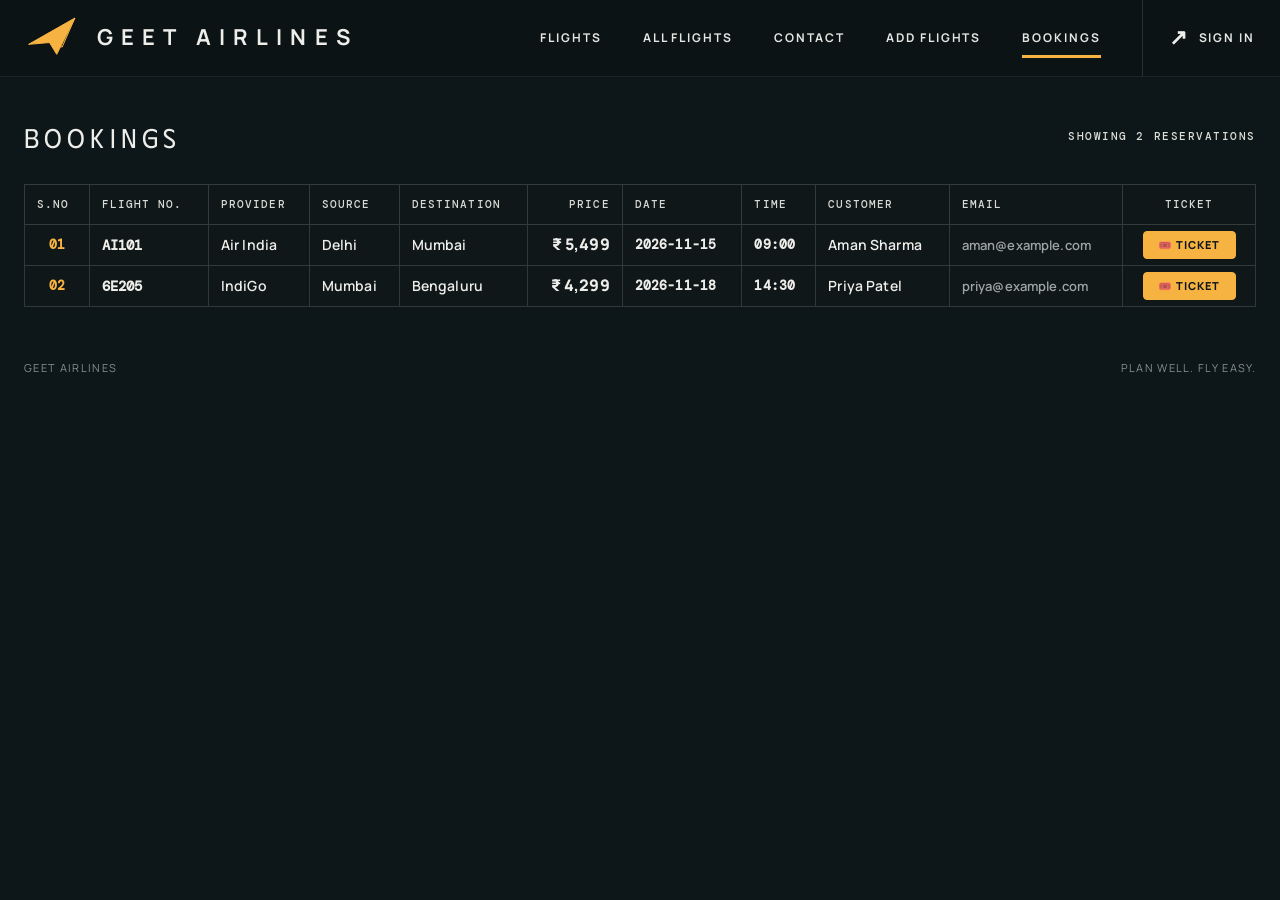
<file: viewbookings.html>
<!DOCTYPE html>
<html lang="en">
<head>
  <meta charset="UTF-8">
  <meta name="viewport" content="width=device-width, initial-scale=1">
  <meta name="theme-color" content="#0d1618">
  <title>Bookings | Geet Airlines</title>
  <link rel="stylesheet" href="css/geet.css">
</head>
<body class="departure-page">
<div class="departure-shell">
  <header class="topbar">
    <a class="brand" href="index.html" aria-label="Geet Airlines home">
      <svg class="brand-mark" viewBox="0 0 64 48" aria-hidden="true"><path d="M4 31 55 2 35 42 27 29 4 31Z"/><path d="m27 29 14 5 14-32"/></svg>
      <span>GEET AIRLINES</span>
    </a>
    <nav class="main-nav" aria-label="Main navigation">
      <a href="index.html">Flights</a>
      <a href="viewflights.html">All flights</a>
      <a href="contact.html">Contact</a>
      <a href="addflights.html">Add flights</a>
      <a class="active" href="viewbookings.html">Bookings</a>
      <a class="logout-link" href="login.html"><span aria-hidden="true">↗</span> Sign In</a>
    </nav>
  </header>
  <main class="inner-main" style="max-width:100%">
    <div class="results-heading">
      <h1 class="page-title" style="margin:0">Bookings</h1>
      <span class="results-count" style="margin-left:auto">Showing <strong id="bookingCount">0</strong> reservations</span>
    </div>
    <div class="data-table-wrap" style="margin-top:16px">
      <table class="data-table">
        <thead>
          <tr>
            <th scope="col">S.No</th>
            <th scope="col">Flight No.</th>
            <th scope="col">Provider</th>
            <th scope="col">Source</th>
            <th scope="col">Destination</th>
            <th scope="col" style="text-align:right">Price</th>
            <th scope="col">Date</th>
            <th scope="col">Time</th>
            <th scope="col">Customer</th>
            <th scope="col">Email</th>
            <th scope="col" style="text-align:center">Ticket</th>
          </tr>
        </thead>
        <tbody id="bookingsList">
        </tbody>
      </table>
    </div>
  </main>
  <footer class="site-footer"><span>Geet Airlines</span><span>Plan well. Fly easy.</span></footer>
</div>

<script>
const DEFAULT_BOOKINGS = [
  { id: 101, flightnumber: "AI101", provider: "Air India", source: "Delhi", destination: "Mumbai", price: 5499, date: "2026-11-15", time: "09:00", customerName: "Aman Sharma", customerEmail: "aman@example.com" },
  { id: 102, flightnumber: "6E205", provider: "IndiGo", source: "Mumbai", destination: "Bengaluru", price: 4299, date: "2026-11-18", time: "14:30", customerName: "Priya Patel", customerEmail: "priya@example.com" }
];

function getBookings() {
  const saved = localStorage.getItem("geet_bookings");
  if (!saved) {
    localStorage.setItem("geet_bookings", JSON.stringify(DEFAULT_BOOKINGS));
    return DEFAULT_BOOKINGS;
  }
  return JSON.parse(saved);
}

function render() {
  const bookings = getBookings();
  document.getElementById("bookingCount").textContent = bookings.length;
  const tbody = document.getElementById("bookingsList");
  if (bookings.length === 0) {
    tbody.innerHTML = '<tr><td class="empty-state" colspan="10">No bookings yet.</td></tr>';
    return;
  }
  tbody.innerHTML = bookings.map((b, i) => `
    <tr>
      <td class="col-serial">${String(i + 1).padStart(2, '0')}</td>
      <td class="col-mono">${b.flightnumber}</td>
      <td>${b.provider}</td>
      <td>${b.source}</td>
      <td>${b.destination}</td>
      <td class="col-price">₹ ${Number(b.price).toLocaleString('en-IN')}</td>
      <td class="col-mono" style="font-size:13px">${b.date}</td>
      <td class="col-mono" style="font-size:13px">${b.time}</td>
      <td>${b.customerName}</td>
      <td style="font-size:13px;color:var(--muted)">${b.customerEmail}</td>
      <td class="col-actions">
        <a class="tbl-link amber" href="ticket.html?bid=${b.id}">🎟️ Ticket</a>
      </td>
    </tr>
  `).join("");
}

render();
</script>
</body>
</html>
</file>
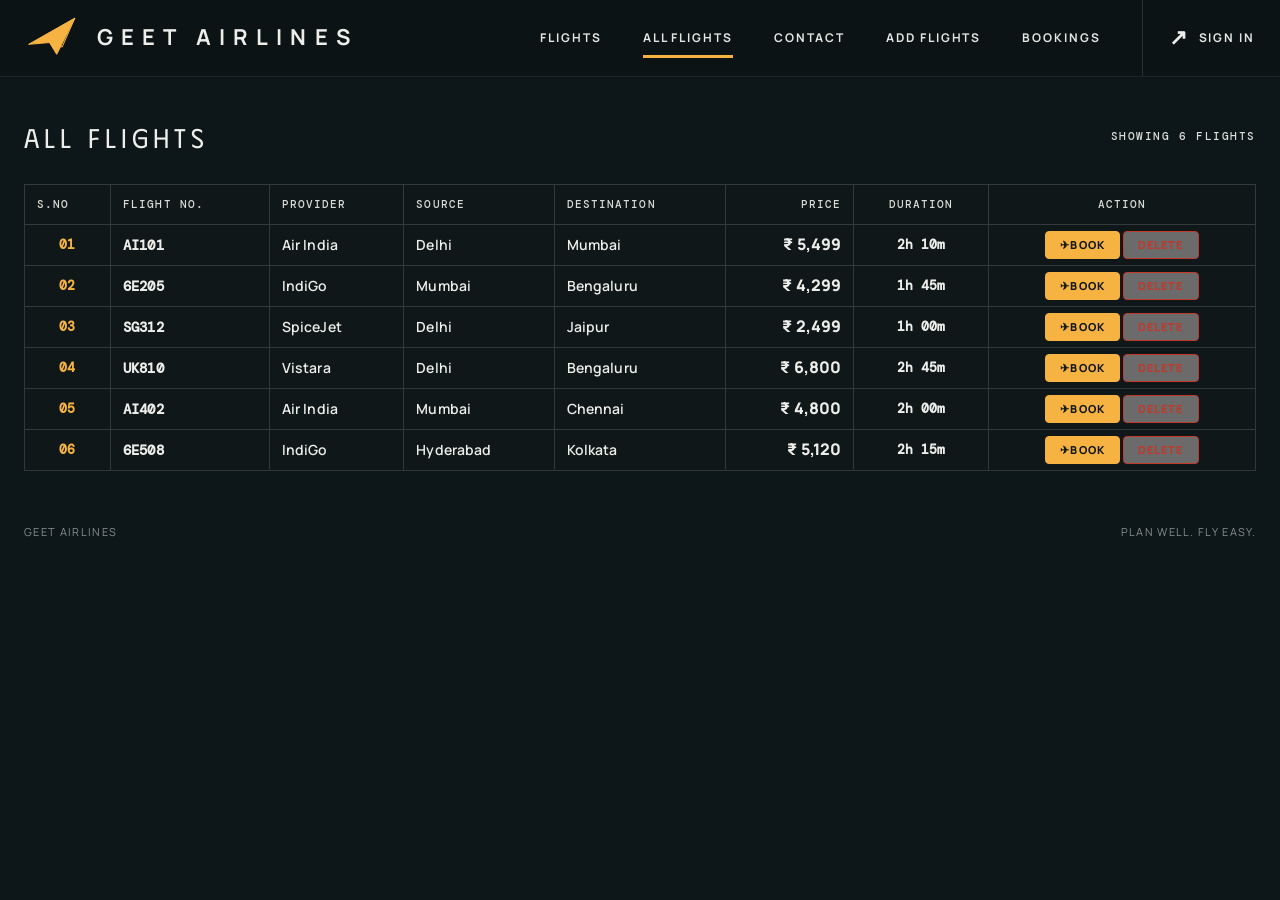
<file: viewflights.html>
<!DOCTYPE html>
<html lang="en">
<head>
  <meta charset="UTF-8">
  <meta name="viewport" content="width=device-width, initial-scale=1">
  <meta name="theme-color" content="#0d1618">
  <title>All Flights | Geet Airlines</title>
  <link rel="stylesheet" href="css/geet.css">
</head>
<body class="departure-page">
<div class="departure-shell">
  <header class="topbar">
    <a class="brand" href="index.html" aria-label="Geet Airlines home">
      <svg class="brand-mark" viewBox="0 0 64 48" aria-hidden="true"><path d="M4 31 55 2 35 42 27 29 4 31Z"/><path d="m27 29 14 5 14-32"/></svg>
      <span>GEET AIRLINES</span>
    </a>
    <nav class="main-nav" aria-label="Main navigation">
      <a href="index.html">Flights</a>
      <a class="active" href="viewflights.html">All flights</a>
      <a href="contact.html">Contact</a>
      <a href="addflights.html">Add flights</a>
      <a href="viewbookings.html">Bookings</a>
      <a class="logout-link" href="login.html"><span aria-hidden="true">↗</span> Sign In</a>
    </nav>
  </header>
  <main class="inner-main" style="max-width:100%">
    <div class="results-heading">
      <h1 class="page-title" style="margin:0">All Flights</h1>
      <span class="results-count" style="margin-left:auto">Showing <strong id="flightCount">0</strong> flights</span>
    </div>
    <div class="data-table-wrap" style="margin-top:16px">
      <table class="data-table">
        <thead>
          <tr>
            <th scope="col">S.No</th>
            <th scope="col">Flight No.</th>
            <th scope="col">Provider</th>
            <th scope="col">Source</th>
            <th scope="col">Destination</th>
            <th scope="col" style="text-align:right">Price</th>
            <th scope="col" style="text-align:center">Duration</th>
            <th scope="col" style="text-align:center">Action</th>
          </tr>
        </thead>
        <tbody id="flightsList">
        </tbody>
      </table>
    </div>
  </main>
  <footer class="site-footer"><span>Geet Airlines</span><span>Plan well. Fly easy.</span></footer>
</div>

<script>
const DEFAULT_FLIGHTS = [
    { id: 1, flightnumber: "AI101", provider: "Air India", source: "Delhi", destination: "Mumbai", duration: "2h 10m", price: 5499 },
    { id: 2, flightnumber: "6E205", provider: "IndiGo", source: "Mumbai", destination: "Bengaluru", duration: "1h 45m", price: 4299 },
    { id: 3, flightnumber: "SG312", provider: "SpiceJet", source: "Delhi", destination: "Jaipur", duration: "1h 00m", price: 2499 },
    { id: 4, flightnumber: "UK810", provider: "Vistara", source: "Delhi", destination: "Bengaluru", duration: "2h 45m", price: 6800 },
    { id: 5, flightnumber: "AI402", provider: "Air India", source: "Mumbai", destination: "Chennai", duration: "2h 00m", price: 4800 },
    { id: 6, flightnumber: "6E508", provider: "IndiGo", source: "Hyderabad", destination: "Kolkata", duration: "2h 15m", price: 5120 }
];

function getFlights() {
    const saved = localStorage.getItem("geet_flights");
    if (!saved) {
        localStorage.setItem("geet_flights", JSON.stringify(DEFAULT_FLIGHTS));
        return DEFAULT_FLIGHTS;
    }
    return JSON.parse(saved);
}

function render() {
    const flights = getFlights();
    document.getElementById("flightCount").textContent = flights.length;
    const tbody = document.getElementById("flightsList");
    tbody.innerHTML = flights.map((f, i) => `
        <tr>
            <td class="col-serial">${String(i + 1).padStart(2, '0')}</td>
            <td class="col-mono">${f.flightnumber}</td>
            <td>${f.provider}</td>
            <td>${f.source}</td>
            <td>${f.destination}</td>
            <td class="col-price">₹ ${Number(f.price).toLocaleString('en-IN')}</td>
            <td class="col-mono" style="text-align:center;font-size:13px">${f.duration}</td>
            <td class="col-actions">
                <a class="tbl-link amber" href="book.html?id=${f.id}"><span aria-hidden="true">✈</span> Book</a>
                <button class="tbl-link red" onclick="deleteFlight(${f.id})">Delete</button>
            </td>
        </tr>
    `).join("");
}

function deleteFlight(id) {
    if (!confirm("Are you sure you want to delete this flight?")) return;
    let flights = getFlights().filter(f => f.id !== id);
    localStorage.setItem("geet_flights", JSON.stringify(flights));
    render();
}

render();
</script>
</body>
</html>
</file>
<file: css/geet.css>
@import url('https://fonts.googleapis.com/css2?family=DM+Mono:wght@400;500&family=Manrope:wght@400;500;600;700;800&family=Phudu:wght@400;500&display=swap');
:root{color-scheme:dark;--ink:#0d1618;--ink-raised:#111a1c;--rule:#30383a;--paper:#edede9;--muted:#9da5a2;--amber:#f7b342;--green:#bddecb;--sans:'Manrope',Arial,sans-serif;--mono:'DM Mono',Consolas,monospace}
*{box-sizing:border-box}html{min-height:100%;background:var(--ink)}body{margin:0;background:var(--ink);color:var(--paper);font:14px/1.45 var(--sans);letter-spacing:.01em}a{color:inherit;text-decoration:none}button,select{font:inherit}.departure-shell{width:min(100%,1505px);min-height:100vh;margin:0 auto;background:var(--ink);overflow:hidden}.topbar{height:77px;display:flex;align-items:center;padding:0 25px;border-bottom:1px solid #1b2426;background:#0c1315;gap:28px}.brand{height:100%;display:flex;align-items:center;gap:14px;flex:0 0 31%;font-size:22px;font-weight:700;letter-spacing:.37em;white-space:nowrap}.brand-mark{width:58px;height:44px;fill:var(--amber);stroke:var(--amber);stroke-width:1.1;stroke-linejoin:round}.brand-mark path+path{fill:none}.main-nav{height:100%;display:flex;align-items:center;justify-content:flex-end;gap:clamp(18px,3.2vw,48px);flex:1}.main-nav a{position:relative;height:100%;display:flex;align-items:center;font-size:12px;font-weight:700;letter-spacing:.16em;text-transform:uppercase;white-space:nowrap;color:#e4e6e2}.main-nav a:hover,.main-nav a:focus-visible{color:var(--amber)}.main-nav a.active:after{position:absolute;content:'';height:3px;left:0;right:0;bottom:18px;background:var(--amber)}.main-nav .logout-link{border-left:1px solid #293134;padding-left:26px;gap:10px}.logout-link span{font-size:22px;color:var(--paper)}
.panorama{height:238px;position:relative;overflow:hidden}.photo-track{height:100%;display:grid;grid-template-columns:1fr 1.1fr 1fr;gap:3px}.photo-panel{position:relative;overflow:hidden;margin:0;min-width:0;background:#172022}.photo-panel img{display:block;width:100%;height:100%;object-fit:cover;transition:filter .45s ease,transform .6s ease;filter:saturate(.78) brightness(.8)}.photo-panel.is-active img{filter:saturate(.97) brightness(.97);transform:scale(1.012)}.photo-panel figcaption{position:absolute;width:1px;height:1px;overflow:hidden;clip:rect(0,0,0,0);white-space:nowrap}.slide-arrow{position:absolute;top:50%;transform:translateY(-50%);width:47px;height:47px;border:1px solid #fff5;border-radius:50%;background:#111a1ccc;color:white;font-size:34px;font-weight:300;line-height:35px;cursor:pointer;transition:background .2s ease}.slide-arrow:hover,.slide-arrow:focus-visible{background:var(--amber);color:#121819}.slide-prev{left:24px}.slide-next{right:24px}.slide-dots{position:absolute;left:50%;bottom:13px;transform:translateX(-50%);display:flex;gap:13px;padding:7px 12px;border-radius:20px;background:#11171970}.slide-dots button{width:10px;height:10px;border:0;border-radius:50%;padding:0;background:#b8b9b2;opacity:.7;cursor:pointer}.slide-dots button.is-active{background:var(--amber);opacity:1;transform:scale(1.13)}
.search-board{margin:24px 24px 0;padding:18px 30px;border:1px solid #343b3d;border-radius:9px;background:#101719}.search-form{display:grid;grid-template-columns:1.1fr 1.1fr 1.1fr .8fr;gap:30px;align-items:end}.field{position:relative;min-width:0;display:grid;gap:4px;color:#d8d9d4;font-size:12px;font-weight:500}.field select{height:45px;width:100%;appearance:none;border:1px solid #565b5b;border-radius:6px;padding:0 42px 0 16px;color:#f0f0eb;background:#151c1e url("data:image/svg+xml,%3Csvg xmlns='http://www.w3.org/2000/svg' width='16' height='16' viewBox='0 0 16 16'%3E%3Cpath d='m3 6 5 5 5-5' fill='none' stroke='%23edede9' stroke-width='1.8'/%3E%3C/svg%3E") no-repeat right 14px center;font-size:14px;outline:none}.field select:focus{border-color:var(--amber);box-shadow:0 0 0 2px #f7b34230}.search-button{height:45px;border:0;border-radius:6px;background:var(--amber);color:#111719;text-transform:uppercase;letter-spacing:.12em;font-weight:800;display:flex;align-items:center;justify-content:center;gap:13px;cursor:pointer;transition:filter .2s ease,transform .2s ease}.search-button:hover{filter:brightness(1.06);transform:translateY(-1px)}.search-button svg{width:22px;height:22px;fill:none;stroke:currentColor;stroke-width:2.1;stroke-linecap:round}
.results-section{margin:0 24px}.results-heading{height:63px;display:flex;align-items:center;gap:24px}.results-heading h1{margin:0;font:400 27px/1 'Phudu','Arial Narrow',sans-serif;letter-spacing:.19em;text-transform:uppercase;white-space:nowrap}.sample-label{padding-left:22px;border-left:1px solid #485052;color:var(--amber);font-size:12px;font-weight:500;letter-spacing:.24em;text-transform:uppercase;white-space:nowrap}.results-count{margin-left:auto;font:500 11px/1 var(--mono);letter-spacing:.14em;text-transform:uppercase;color:#deded8;white-space:nowrap}.results-count strong{font-weight:500;color:inherit}.notice{margin:0;padding:10px 14px;border-left:3px solid var(--amber);background:#182022;color:#e7e7e1}.notice-error{border-color:#db7770}
.table-scroll{overflow-x:auto}.flight-board{width:100%;border-collapse:collapse;table-layout:fixed;border:1px solid #343b3d;background:#101719}.flight-board th{height:42px;padding:8px 12px;border:1px solid #343b3d;text-align:left;color:#d9dad5;font:500 12px/1 var(--mono);letter-spacing:.1em;text-transform:uppercase;white-space:nowrap}.flight-board td{height:42px;padding:6px 12px;border:1px solid #30383a;font-size:15px;font-weight:600;white-space:nowrap}.flight-board tbody tr{transition:background .16s ease}.flight-board tbody tr:hover{background:#182225}.flight-board th:nth-child(1),.flight-board td:nth-child(1){width:5%;text-align:center}.flight-board th:nth-child(2),.flight-board td:nth-child(2){width:15%}.flight-board th:nth-child(3),.flight-board td:nth-child(3){width:20%}.flight-board th:nth-child(4),.flight-board td:nth-child(4){width:10%}.flight-board th:nth-child(5),.flight-board td:nth-child(5){width:14%}.flight-board th:nth-child(6),.flight-board td:nth-child(6){width:11%;text-align:right}.flight-board th:nth-child(7),.flight-board td:nth-child(7){width:12%;text-align:center}.flight-board th:nth-child(8),.flight-board td:nth-child(8){width:13%;text-align:center}.flight-board .serial{font:500 16px/1 var(--mono);color:var(--amber)}.flight-number{font-family:var(--mono);letter-spacing:.04em}.provider-cell{letter-spacing:.12em}.price{font-size:18px!important;font-weight:800!important}.rupee{font-family:var(--sans)}.duration{font-family:var(--mono);font-size:13px!important;font-weight:400!important}.book-button{display:inline-flex;min-width:145px;height:33px;align-items:center;justify-content:center;gap:9px;border-radius:5px;background:var(--amber);color:#101719;font-size:12px;font-weight:800;letter-spacing:.12em;text-transform:uppercase;transition:filter .2s ease}.book-button:hover,.book-button:focus-visible{filter:brightness(1.1);color:#101719}.book-button span{font-size:15px}.empty-state{text-align:center!important;padding:32px!important;color:var(--muted)!important}.site-footer{display:flex;justify-content:space-between;padding:25px 24px 34px;color:#87908d;font-size:11px;letter-spacing:.12em;text-transform:uppercase}
@media(max-width:900px){.topbar{height:auto;min-height:72px;padding:10px 18px;flex-wrap:wrap;gap:6px}.brand{height:52px;flex:1 1 100%;font-size:18px}.brand-mark{width:42px;height:36px}.main-nav{height:42px;justify-content:flex-start;gap:22px;overflow-x:auto}.main-nav a{font-size:10px}.main-nav a.active:after{bottom:2px}.main-nav .logout-link{padding-left:15px}.panorama{height:clamp(155px,27vw,238px)}.search-board{margin:18px 16px 0;padding:14px}.search-form{grid-template-columns:repeat(2,minmax(0,1fr));gap:12px}.search-button{min-height:45px}.results-section{margin:0 16px}.results-heading{height:60px;gap:13px}.results-heading h1{font-size:22px;letter-spacing:.13em}.sample-label{padding-left:13px;font-size:10px}.results-count{font-size:9px}.flight-board{min-width:900px}.site-footer{padding-left:16px;padding-right:16px}}
@media(max-width:540px){.topbar{padding-left:14px;padding-right:14px}.brand{font-size:16px;letter-spacing:.3em}.main-nav{gap:17px}.panorama{height:190px}.photo-track{grid-template-columns:1fr 1fr 1fr}.photo-panel img{filter:saturate(.85) brightness(.86)}.slide-arrow{width:36px;height:36px;font-size:26px;line-height:27px}.slide-prev{left:10px}.slide-next{right:10px}.search-board{margin:14px 10px 0;padding:12px}.search-form{gap:10px}.field{font-size:11px}.field select{height:42px;padding-left:10px;font-size:12px}.search-button{height:42px;font-size:11px;gap:7px}.results-section{margin:0 10px}.results-heading{height:auto;min-height:65px;flex-wrap:wrap;column-gap:11px;row-gap:6px;padding:12px 0}.results-heading h1{font-size:20px}.sample-label{font-size:9px}.results-count{flex:1 0 100%;margin:0}.site-footer{padding:22px 10px;font-size:9px}}
@media(prefers-reduced-motion:reduce){*,*::before,*::after{scroll-behavior:auto!important;transition:none!important;animation:none!important}.photo-panel img{transform:none!important}}

/* ── Auth pages (login / register) ──────────────────────────────────── */
.auth-shell{min-height:100vh;display:flex;align-items:center;justify-content:center;padding:40px 16px;background:var(--ink)}
.auth-card{width:min(100%,440px);border:1px solid #343b3d;border-radius:12px;background:#101719;padding:40px 36px}
.auth-brand{display:flex;align-items:center;gap:12px;margin-bottom:32px;text-decoration:none}
.auth-brand svg{width:44px;height:33px;fill:var(--amber);stroke:var(--amber);stroke-width:1.1;stroke-linejoin:round}
.auth-brand svg path+path{fill:none}
.auth-brand span{font-size:17px;font-weight:700;letter-spacing:.35em;color:var(--paper)}
.auth-title{margin:0 0 24px;font:400 26px/1 'Phudu','Arial Narrow',sans-serif;letter-spacing:.18em;text-transform:uppercase;color:var(--paper)}
.auth-notice{margin:0 0 20px;padding:10px 14px;border-left:3px solid #db7770;background:#182022;color:#e7e7e1;font-size:13px}
.auth-notice.ok{border-color:var(--green)}
.form-row{display:grid;gap:14px;margin-bottom:22px}
.form-field{display:grid;gap:5px}
.form-field label{font-size:11px;font-weight:600;letter-spacing:.16em;text-transform:uppercase;color:var(--muted)}
.form-field input,.form-field textarea,.form-field select{height:44px;width:100%;border:1px solid #565b5b;border-radius:6px;padding:0 14px;background:#151c1e;color:#f0f0eb;font:14px var(--sans);outline:none;appearance:none;transition:border-color .18s}
.form-field textarea{height:100px;padding:10px 14px;resize:vertical}
.form-field select{background:#151c1e url("data:image/svg+xml,%3Csvg xmlns='http://www.w3.org/2000/svg' width='16' height='16' viewBox='0 0 16 16'%3E%3Cpath d='m3 6 5 5 5-5' fill='none' stroke='%23edede9' stroke-width='1.8'/%3E%3C/svg%3E") no-repeat right 14px center}
.form-field input:focus,.form-field textarea:focus,.form-field select:focus{border-color:var(--amber);box-shadow:0 0 0 2px #f7b34230}
.form-field input[readonly]{opacity:.65;cursor:not-allowed}
.radio-group{display:flex;gap:20px;padding:10px 0}
.radio-group label{display:flex;align-items:center;gap:7px;font-size:14px;font-weight:600;color:#d8d9d4;cursor:pointer}
.radio-group input[type=radio]{width:16px;height:16px;accent-color:var(--amber)}
.geet-btn{width:100%;height:46px;border:0;border-radius:6px;background:var(--amber);color:#111719;font:800 13px var(--sans);letter-spacing:.12em;text-transform:uppercase;cursor:pointer;transition:filter .2s,transform .2s;display:flex;align-items:center;justify-content:center;gap:10px}
.geet-btn:hover{filter:brightness(1.07);transform:translateY(-1px)}
.geet-btn.secondary{background:transparent;border:1px solid #565b5b;color:#d8d9d4}
.geet-btn.secondary:hover{border-color:var(--amber);color:var(--amber)}
.geet-btn.danger{background:#c0392b}
.geet-btn.danger:hover{filter:brightness(1.1)}
.auth-link{display:block;margin-top:18px;text-align:center;font-size:12px;font-weight:600;letter-spacing:.08em;color:var(--muted)}
.auth-link a{color:var(--amber)}
.auth-link a:hover{text-decoration:underline}

/* ── Inner pages (authenticated) ────────────────────────────────────── */
.inner-main{padding:28px 24px;max-width:960px}
.page-title{margin:0 0 20px;font:400 28px/1 'Phudu','Arial Narrow',sans-serif;letter-spacing:.19em;text-transform:uppercase;color:var(--paper)}
.page-actions{display:flex;align-items:center;gap:12px;margin-bottom:20px;flex-wrap:wrap}
.page-notice{margin:0 0 18px;padding:10px 14px;border-left:3px solid var(--amber);background:#182022;color:#e7e7e1;font-size:13px}
.page-notice.error{border-color:#db7770}
.page-notice.success{border-color:var(--green)}

/* ── Form card ──────────────────────────────────────────────────────── */
.form-card{border:1px solid #343b3d;border-radius:9px;background:#101719;padding:28px 32px;max-width:620px}
.form-card .form-row{margin-bottom:0}
.form-submit-row{display:flex;gap:12px;margin-top:24px;flex-wrap:wrap}
.form-submit-row .geet-btn{flex:1;min-width:140px}

/* ── Detail card (booking summary) ─────────────────────────────────── */
.detail-card{border:1px solid #343b3d;border-radius:9px;background:#101719;padding:28px 32px;max-width:520px}
.detail-row{display:flex;justify-content:space-between;padding:10px 0;border-bottom:1px solid #202a2c}
.detail-row:last-child{border-bottom:0}
.detail-label{font-size:11px;font-weight:600;letter-spacing:.14em;text-transform:uppercase;color:var(--muted)}
.detail-value{font-size:15px;font-weight:700;color:var(--paper);text-align:right}
.detail-value.price-big{font-size:22px;color:var(--amber)}
.confirmed-badge{display:inline-flex;align-items:center;gap:8px;padding:7px 16px;border-radius:20px;background:#1b2e22;color:var(--green);font-size:12px;font-weight:700;letter-spacing:.12em;text-transform:uppercase;margin-bottom:20px}

/* ── Data table (admin view flights / bookings) ─────────────────────── */
.data-table-wrap{overflow-x:auto}
.data-table{width:100%;border-collapse:collapse;border:1px solid #343b3d;background:#101719}
.data-table th{height:40px;padding:8px 12px;border:1px solid #343b3d;text-align:left;color:#d9dad5;font:500 11px/1 var(--mono);letter-spacing:.1em;text-transform:uppercase;white-space:nowrap}
.data-table td{height:40px;padding:6px 12px;border:1px solid #30383a;font-size:14px;font-weight:600;white-space:nowrap;color:var(--paper)}
.data-table tbody tr:hover{background:#182225}
.data-table .col-serial{font-family:var(--mono);font-size:13px;color:var(--amber);text-align:center}
.data-table .col-mono{font-family:var(--mono)}
.data-table .col-price{font-size:16px!important;font-weight:800!important;text-align:right}
.data-table .col-actions{text-align:center;white-space:nowrap}
.tbl-link{display:inline-flex;align-items:center;justify-content:center;height:28px;padding:0 14px;border-radius:4px;font-size:11px;font-weight:800;letter-spacing:.1em;text-transform:uppercase;color:var(--paper);border:1px solid #565b5b;transition:border-color .15s,color .15s}
.tbl-link:hover{border-color:var(--amber);color:var(--amber)}
.tbl-link.amber{background:var(--amber);border-color:var(--amber);color:#111719}
.tbl-link.amber:hover{filter:brightness(1.08);color:#111719}
.tbl-link.red{border-color:#c0392b;color:#c0392b}
.tbl-link.red:hover{background:#c0392b;color:#fff}
.tbl-delete-form{display:inline}

/* ── Contact form specific ──────────────────────────────────────────── */
.contact-wrap{max-width:620px}
.contact-wrap .form-field input,.contact-wrap .form-field textarea{font-size:14px}

@media(max-width:900px){.inner-main{padding:20px 16px}.form-card{padding:22px 20px}.auth-card{padding:30px 22px}}
@media(max-width:540px){.inner-main{padding:14px 10px}.page-title{font-size:22px}.form-card{padding:18px 14px}.detail-card{padding:18px 14px}.auth-card{padding:22px 14px}}
</file>
